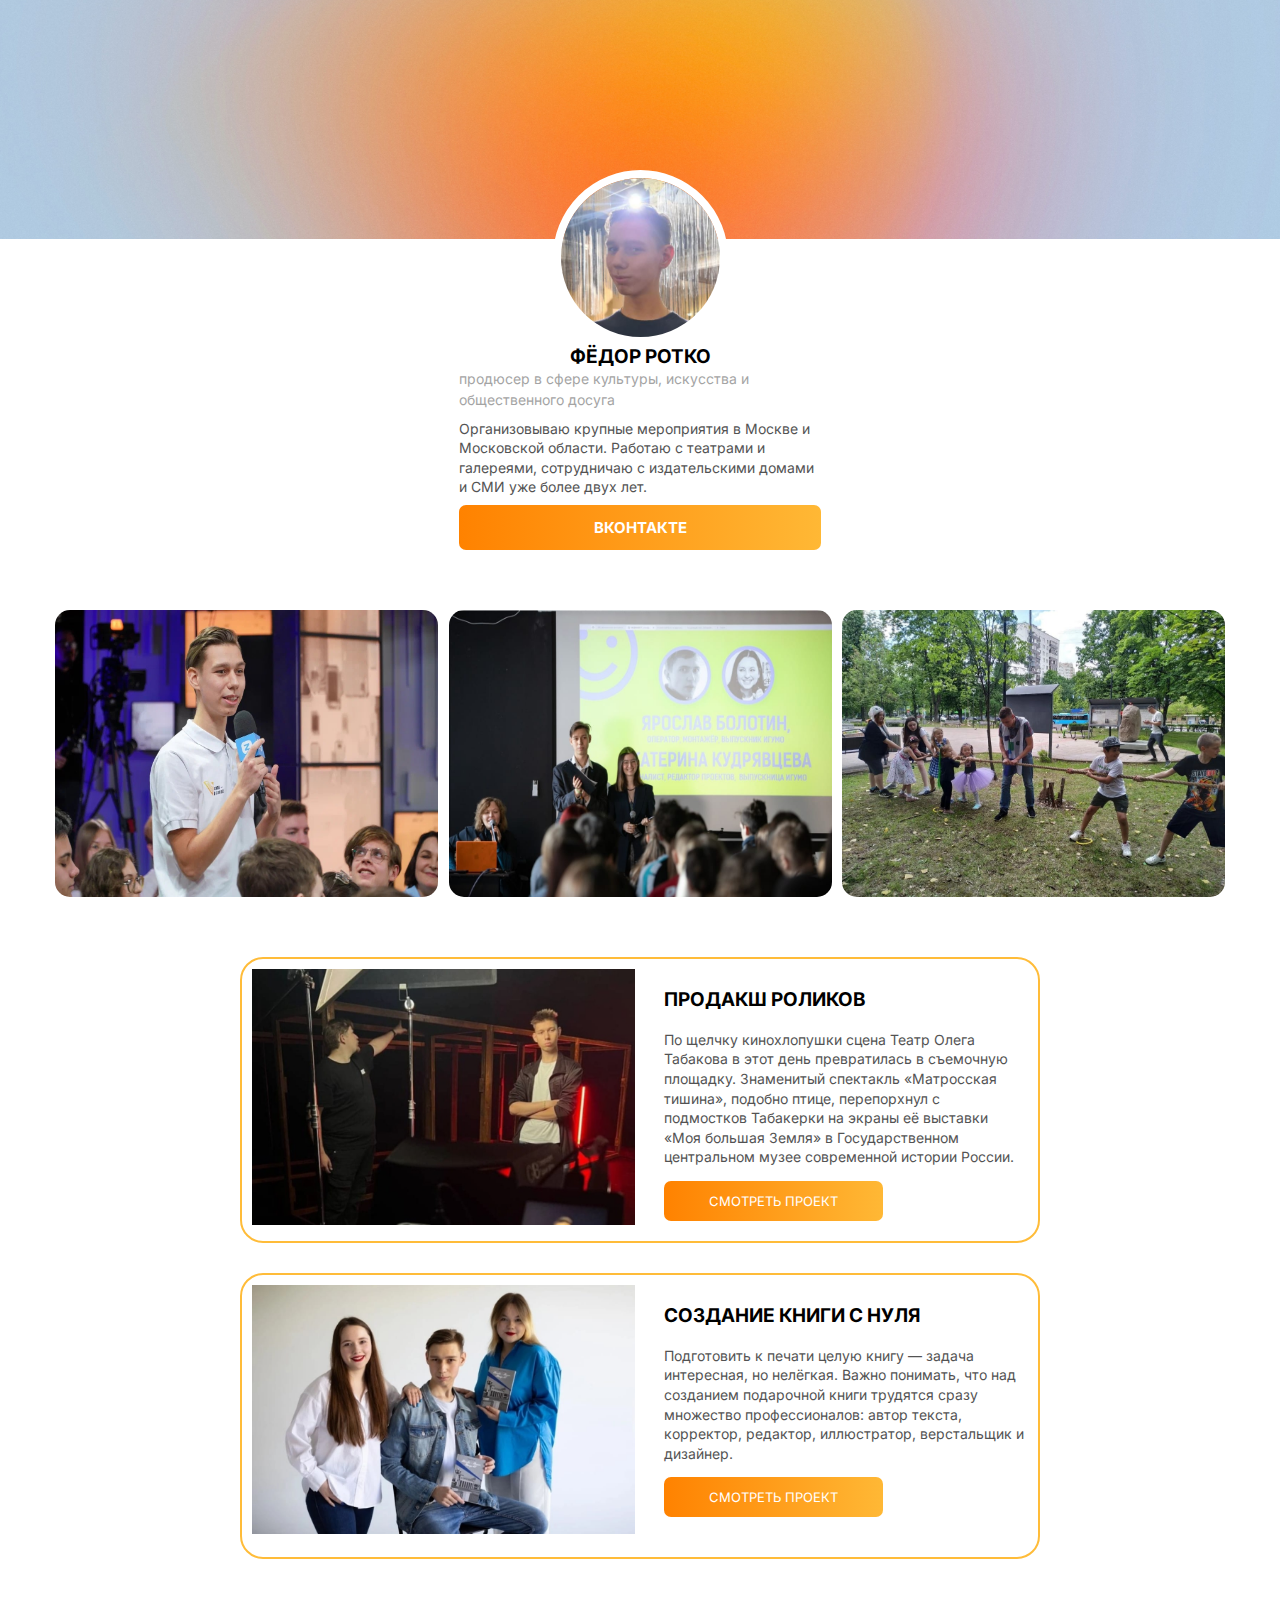
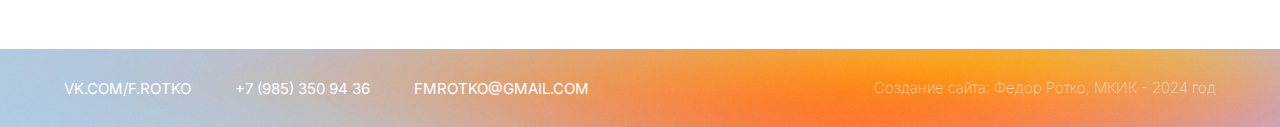
<file: index.html>
<!doctype html>
<html>
<head>
<title>Ротко Фёдор Михайлович</title>
<link href="style.css" type="text/css"  rel="stylesheet">
<meta charset="utf-8">
<link rel="shortcut icon" type="image/x-icon" href="images/favicon.ico">
<link rel="preconnect" href="https://fonts.googleapis.com">
<link rel="preconnect" href="https://fonts.gstatic.com" crossorigin>
<link href="https://fonts.googleapis.com/css2?family=Inter:wght@100;200;300;400;500;600;700;800;900&display=swap" rel="stylesheet">
</head>
<body>
<header>
<section class="profile">
<img src="rotko.jpeg">
<h1>Фёдор Ротко</h1>
<h2>Продюсер в сфере культуры, искусства
и общественного досуга</h2>
<p>Организовываю крупные мероприятия в Москве и Московской области. Работаю 
с театрами и галереями, сотрудничаю с издательскими домами и СМИ уже более двух лет.</p>
<a href="vk.com/f.rotko">ВКонтакте</a>
</section>
</header>
<main>
<section class="ills">
<img src="1.jpeg">
<img src="2.jpeg">
<img src="3.jpeg">
</section>
<section class="portfolio">
<article id="card_2">
<img src="5.jpeg">
<h3>ПРОДАКШ РОЛИКОВ</h3>
<p>По щелчку кинохлопушки сцена Театр Олега Табакова в этот день превратилась в съемочную площадку. Знаменитый спектакль «Матросская тишина», подобно птице, перепорхнул с подмостков Табакерки на экраны её выставки «Моя большая Земля» в Государственном центральном музее современной истории России.</p>
<a href="2.html">Смотреть проект</a>
</article>
<article id="card_1">
<img src="4.jpeg">
<h3>СОЗДАНИЕ КНИГИ С НУЛЯ</h3>
<p>Подготовить к печати целую книгу — задача интересная, но нелёгкая. Важно понимать, что над созданием подарочной книги трудятся сразу множество профессионалов: автор текста, корректор, редактор, иллюстратор, верстальщик и дизайнер.</p>
<a href="1.html">Смотреть проект</a>
</article>
</section>
</main>
<footer>
<div class="contacts">
<a href="/">vk.com/f.rotko</a>
<a href="/"> +7 (985) 350 94 36</a>
<a href="/">Fmrotko@gmail.com</a>
</div>
<div class="copyright">
Создание сайта: Фёдор Ротко, МКИК - 2024 год
</div>
</footer>
</body>
</html>
</file>
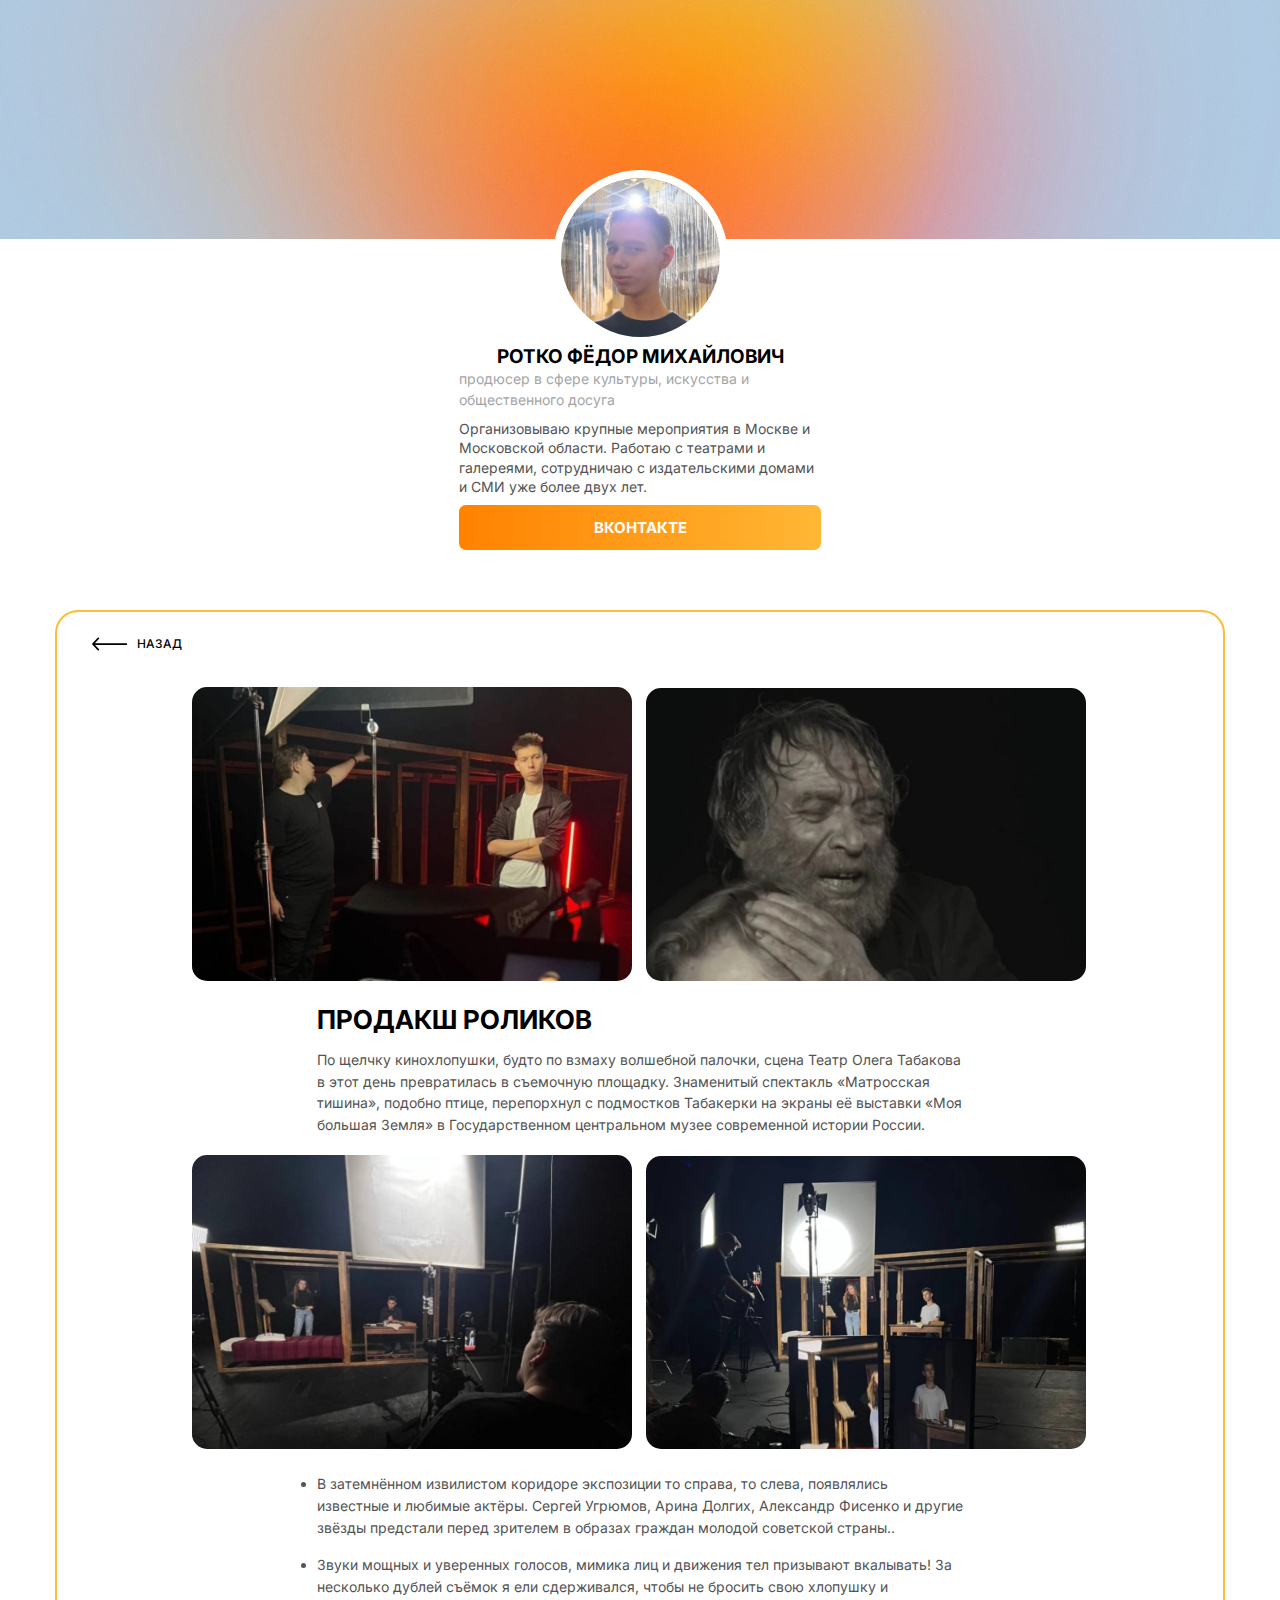
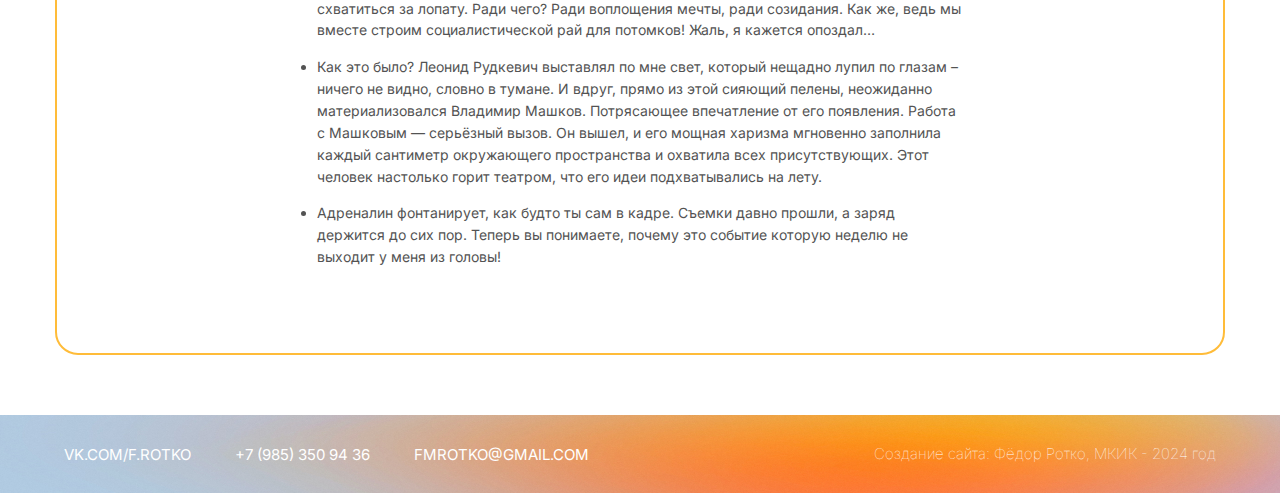
<file: 2.html>
<!doctype html>
<html>
<head>
<title>Проект Ротко</title>
<link href="style.css" type="text/css"  rel="stylesheet">
<meta charset="utf-8">
<link rel="shortcut icon" type="image/x-icon" href="images/favicon.ico">
<link rel="preconnect" href="https://fonts.googleapis.com">
<link rel="preconnect" href="https://fonts.gstatic.com" crossorigin>
<link href="https://fonts.googleapis.com/css2?family=Inter:wght@100;200;300;400;500;600;700;800;900&display=swap" rel="stylesheet">
</head>
<body>
<header>
<section class="profile"> 
<img src="rotko.jpeg">
<h1>Ротко Фёдор Михайлович</h1>
<h2>Продюсер в сфере культуры, искусства
и общественного досуга</h2>
<p>Организовываю крупные мероприятия в Москве и Московской области. Работаю 
с театрами и галереями, сотрудничаю с издательскими домами и СМИ уже более двух лет.</p>
<a href="vk.com/f.rotko">ВКонтакте</a>
</section>
</header>
<main class="read">
<a href="index.html" class="back"><img src="images/arrow.svg"> назад</a>

<img src="5.jpeg">
<img src="6.jpeg">
<h1>ПРОДАКШ РОЛИКОВ</h1>

<p>
По щелчку кинохлопушки, будто по взмаху волшебной палочки, сцена Театр Олега Табакова в этот день превратилась в съемочную площадку. Знаменитый спектакль «Матросская тишина», подобно птице, перепорхнул с подмостков Табакерки на экраны её выставки «Моя большая Земля» в Государственном центральном музее современной истории России.
</p>

<img src="7.jpeg">
<img src="8.jpeg">

<ul>
<li>
В затемнённом извилистом коридоре экспозиции то справа, то слева, появлялись известные и любимые актёры. Сергей Угрюмов, Арина Долгих, Александр Фисенко и другие звёзды предстали перед зрителем в образах граждан молодой советской страны..</li>

<li>Звуки мощных и уверенных голосов, мимика лиц и движения тел призывают вкалывать! За несколько дублей съёмок я ели сдерживался, чтобы не бросить свою хлопушку и схватиться за лопату. Ради чего? Ради воплощения мечты, ради созидания. Как же, ведь мы вместе строим социалистической рай для потомков! Жаль, я кажется опоздал…</li>

<li>Как это было? Леонид Рудкевич  выставлял по мне свет, который нещадно лупил по глазам – ничего не видно, словно в тумане. И вдруг, прямо из этой сияющий пелены, неожиданно материализовался Владимир Машков. Потрясающее впечатление от его появления. Работа с Машковым — серьёзный вызов. Он вышел, и его мощная харизма мгновенно заполнила каждый сантиметр окружающего пространства и охватила всех присутствующих. Этот человек настолько горит театром, что его идеи подхватывались на лету.
</li>

<li>Адреналин фонтанирует, как будто ты сам в кадре. Съемки давно прошли, а заряд держится до сих пор. Теперь вы понимаете, почему это событие которую неделю не выходит у меня из головы!</li>


</main>
<footer>
<div class="contacts">
<a href="/">vk.com/f.rotko</a>
<a href="/"> +7 (985) 350 94 36</a>
<a href="/">Fmrotko@gmail.com</a>
</div>
<div class="copyright">
Создание сайта: Фёдор Ротко, МКИК - 2024 год
</div>
</footer>
</body>
</html>
</file>
<file: style.css>
body {
    margin: 0;
    font-family: 'Inter', sans-serif;
}

header {
    width: 100%;
    height: 550px;
    background: url(images/fon1.jpg);
    background-size: 100% 239px;
    background-repeat: no-repeat;
    display: flex;
    justify-content: center;
    align-items: flex-end;
    margin-bottom: 60px;
}
.profile {
    width: 362px;
    display: flex;
    align-content: flex-start;
    justify-content: center;
    flex-wrap: wrap;
}

.profile img {
    display: block;
    margin: 0 50px;
    border-radius: 50%;
    border: 8px solid white;
	width: 159px;
    object-fit: cover;
    height: 159px;
}

.profile h1 {
    margin: 0;
font-weight: 700;
font-size: 19px;
line-height: 23px;
text-transform: uppercase;
}

.profile h2 {
margin: 0;
font-weight: 400;
font-size: 14px;
line-height: 154.02%;
text-transform: lowercase;
color: #A4A4A4;
}

.profile p {
font-weight: 400;
font-size: 14px;
line-height: 140.52%;
color: #535353;
margin: 8px 0;

}

.profile a {
    width: 362px;
    height: 45px;
    background: linear-gradient(90deg, #FF8200 0%, #FFBC39 107.46%);
    border-radius: 7px;
    display: flex;
    justify-content: center;
    align-items: center;
    font-weight: 700;
    font-size: 15px;
    text-transform: uppercase;
    color: #FFFFFF;
    text-decoration: none;
}

.profile a:hover {
    background: linear-gradient(0deg, #FF8200 0%, #FFBC39 107.46%);
}

main {
    width: 1170px;
    margin: 0 auto;
}

.ills {
    display: flex;
    justify-content: space-between;
    flex-wrap: nowrap;
        margin-bottom: 60px;
}

.ills img {
    width: 383px;
    border-radius: 15px;
}
 
.portfolio {
    /* visibility: visible; */
    display: flex;
    flex-direction: column;
    align-items: center;
        margin-bottom: 60px;
}

.portfolio article {
    /* visibility: visible; */
    width: 800px;
    display: flex;
    flex-direction: column;
    height: 286px;
    flex-wrap: wrap;
    margin-bottom: 30px;
    background: #FFFFFF;
    border: 2px solid #FFBC39;
    border-radius: 23px;
    padding: 10px;
    box-sizing: border-box;
}

.portfolio article img {
    width: 383px;
    display: block;
    margin-right: 25px;
}

.portfolio article h3 {
    width: 360px;
    font-weight: 700;
    font-size: 19px;
    line-height: 23px;
    text-transform: uppercase;
}

.portfolio article p {
    font-weight: 400;
    font-size: 14px;
    line-height: 140.52%;
    width: 360px;
    color: #535353;
	margin-top: 0;
}

.portfolio article a {
    background: linear-gradient(90deg, #FF8200 0%, #FFBC39 107.46%);
    border-radius: 7px;
    display: flex;
    width: 219px;
    height: 40px;
    text-transform: uppercase;
    color: #FFFFFF;
    text-decoration: none;
    align-items: center;
    font-size: 13px;
    justify-content: center;
}

.portfolio article a:hover {
    background: linear-gradient(0deg, #FF8200 0%, #FFBC39 107.46%);
}

footer {
    background: url(images/footer1.jpg);
    width: 100%;
    height: 78px;
    padding: 0 5vw;
    display: flex;
    justify-content: space-between;
    box-sizing: border-box;
    align-items: center;
}

.contacts a {
    text-transform: uppercase;
    color: #FFFFFF;
    text-decoration: none;
    font-size: 15px;
    margin-right: 40px;
}

.contacts a:hover {
    color: #000000;
}

.copyright {
    font-size: 15px;
    color: #FFFFFF;
    font-weight: 100;
}

/* ВНУТРЕННЯЯ СТРАНИЦА */

.read {
    background: #FFFFFF;
    border: 2px solid #FFBC39;
    border-radius: 23px;
    margin-bottom: 60px;
    padding: 70px 130px;
    box-sizing: border-box;
    font-weight: 400;
    font-size: 14px;
    line-height: 156.02%;
    color: #535353;
    position: relative;
}


.read img {
    width: 440px;
    border-radius: 15px;
    margin: 5px;
}

.read h1 {
    text-transform: uppercase;
    color: #000000;
    font-weight: 700;
    font-size: 26px;
}

.read h1, .read p, .read ul {
    padding: 0 130px;
}

.read ul li {
    margin-bottom: 15px;
}

.back {
    position: absolute;
    left: 30px;
    top: 20px;
    display: flex;
    text-transform: uppercase;
    text-decoration: none;
    color: #000000;
    align-items: center;
    font-weight: 500;
    font-size: 12px;
}

.back img {
    width: 35px;
    margin-right: 10px;
}

.back:hover {
opacity: 0.3;
}
</file>
